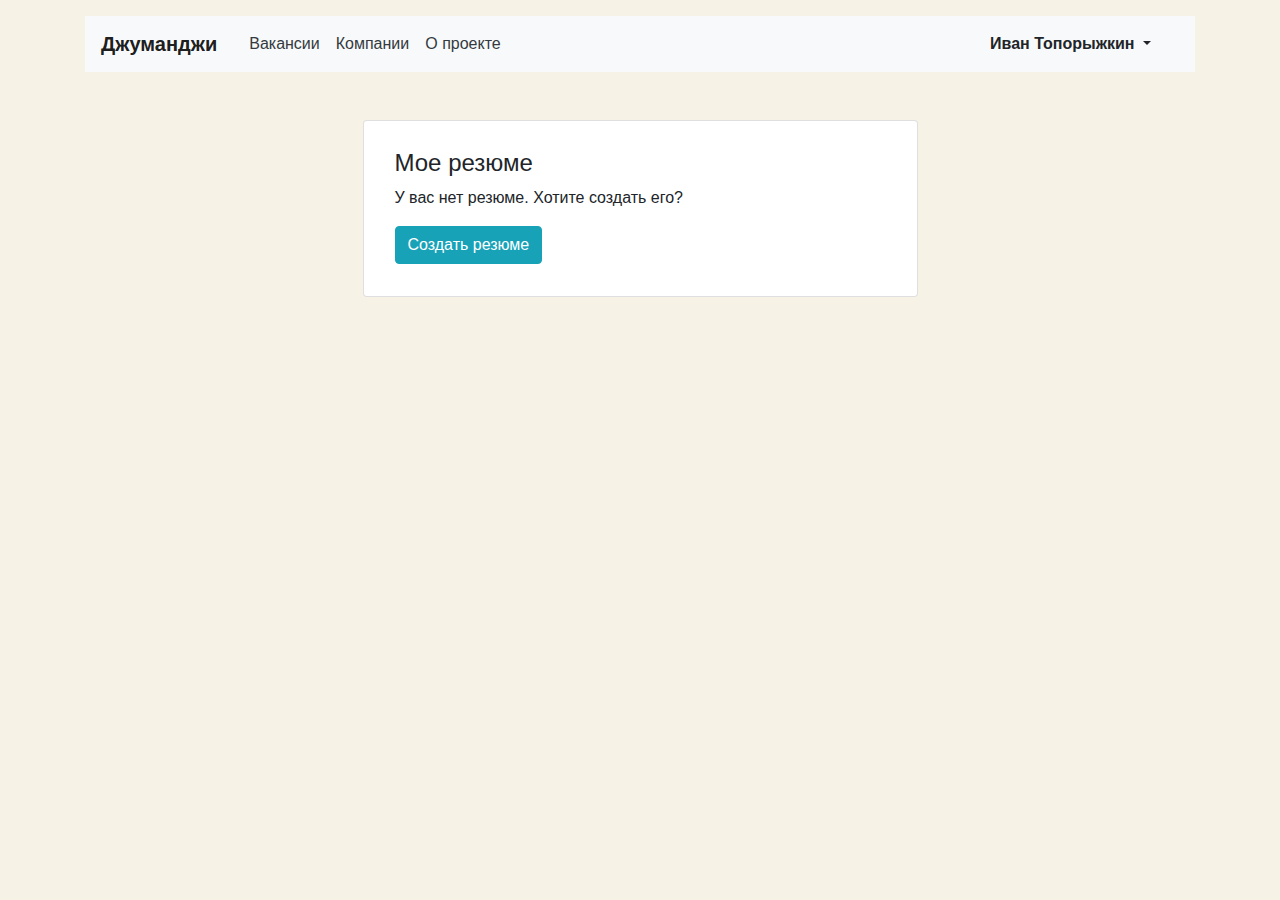
<file: vacancies/templates/vacancies/resume-create.html>
<!DOCTYPE html>
<html lang="ru">

<head>
  <meta charset="UTF-8">
  <title>Создать резюме | Джуманджи</title>
  <meta name="viewport" content="width=device-width, initial-scale=1.0, user-scalable=no">
  <link rel="stylesheet" href="https://stackpath.bootstrapcdn.com/bootstrap/4.3.1/css/bootstrap.min.css" integrity="sha384-ggOyR0iXCbMQv3Xipma34MD+dH/1fQ784/j6cY/iJTQUOhcWr7x9JvoRxT2MZw1T" crossorigin="anonymous">
  <style>
    body {
      background-color: #F6F2E6;
    }
  </style>
</head>

<body>
  <header class="container mt-3">
    <nav class="navbar navbar-expand-lg navbar-light bg-light">
      <a class="navbar-brand mr-4 font-weight-bold" href="#">Джуманджи</a>
      <button class="navbar-toggler" type="button" data-toggle="collapse" data-target="#navbarNav" aria-controls="navbarNav" aria-expanded="false" aria-label="Toggle navigation">
        <span class="navbar-toggler-icon"></span>
      </button>
      <div class="collapse navbar-collapse justify-content-between" id="navbarNav">
        <ul class="navbar-nav col-10">
          <li class="nav-item">
            <a class="nav-link text-dark" href="#">Вакансии</a>
          </li>
          <li class="nav-item">
            <a class="nav-link text-dark" href="#">Компании</a>
          </li>
          <li class="nav-item">
            <a class="nav-link text-dark" href="#">О проекте</a>
          </li>
        </ul>
        <ul class="navbar-nav col-2 justify-content-end">
          <li class="nav-item active">
            <div class="btn-group">
              <button type="button" class="btn dropdown-toggle font-weight-bold" data-toggle="dropdown" aria-haspopup="true" aria-expanded="false">
                Иван Топорыжкин
              </button>
              <div class="dropdown-menu dropdown-menu-right mt-3">
                <a href="#" class="dropdown-item py-2">Профиль</a>
                <a href="#" class="dropdown-item py-2">Резюме</a>
                <a href="#" class="dropdown-item py-2">Компания</a>
                <a href="#" class="dropdown-item py-2">Выйти</a>
              </div>
            </div>
          </li>
        </ul>
      </div>
    </nav>
  </header>

  <main class="container mt-3 pb-5">
    <section class="col-12 col-lg-6 offset-lg-3 mt-5 card">
      <div class="card-body px-3 pb-4">
        <h1 class="h4 pt-2">Мое резюме</h1>
        <p class="mt-2">У вас нет резюме. Хотите создать его?</p>
        <a href="#" class="btn btn-info mb-2">Создать резюме</a>
      </div>
    </section>
  </main>

  <script src="https://code.jquery.com/jquery-3.2.1.slim.min.js" integrity="sha384-KJ3o2DKtIkvYIK3UENzmM7KCkRr/rE9/Qpg6aAZGJwFDMVNA/GpGFF93hXpG5KkN" crossorigin="anonymous"></script>
  <script src="https://cdnjs.cloudflare.com/ajax/libs/popper.js/1.12.9/umd/popper.min.js" integrity="sha384-ApNbgh9B+Y1QKtv3Rn7W3mgPxhU9K/ScQsAP7hUibX39j7fakFPskvXusvfa0b4Q" crossorigin="anonymous"></script>
  <script src="https://maxcdn.bootstrapcdn.com/bootstrap/4.0.0/js/bootstrap.min.js" integrity="sha384-JZR6Spejh4U02d8jOt6vLEHfe/JQGiRRSQQxSfFWpi1MquVdAyjUar5+76PVCmYl" crossorigin="anonymous"></script>
</body>
</html>
</file>
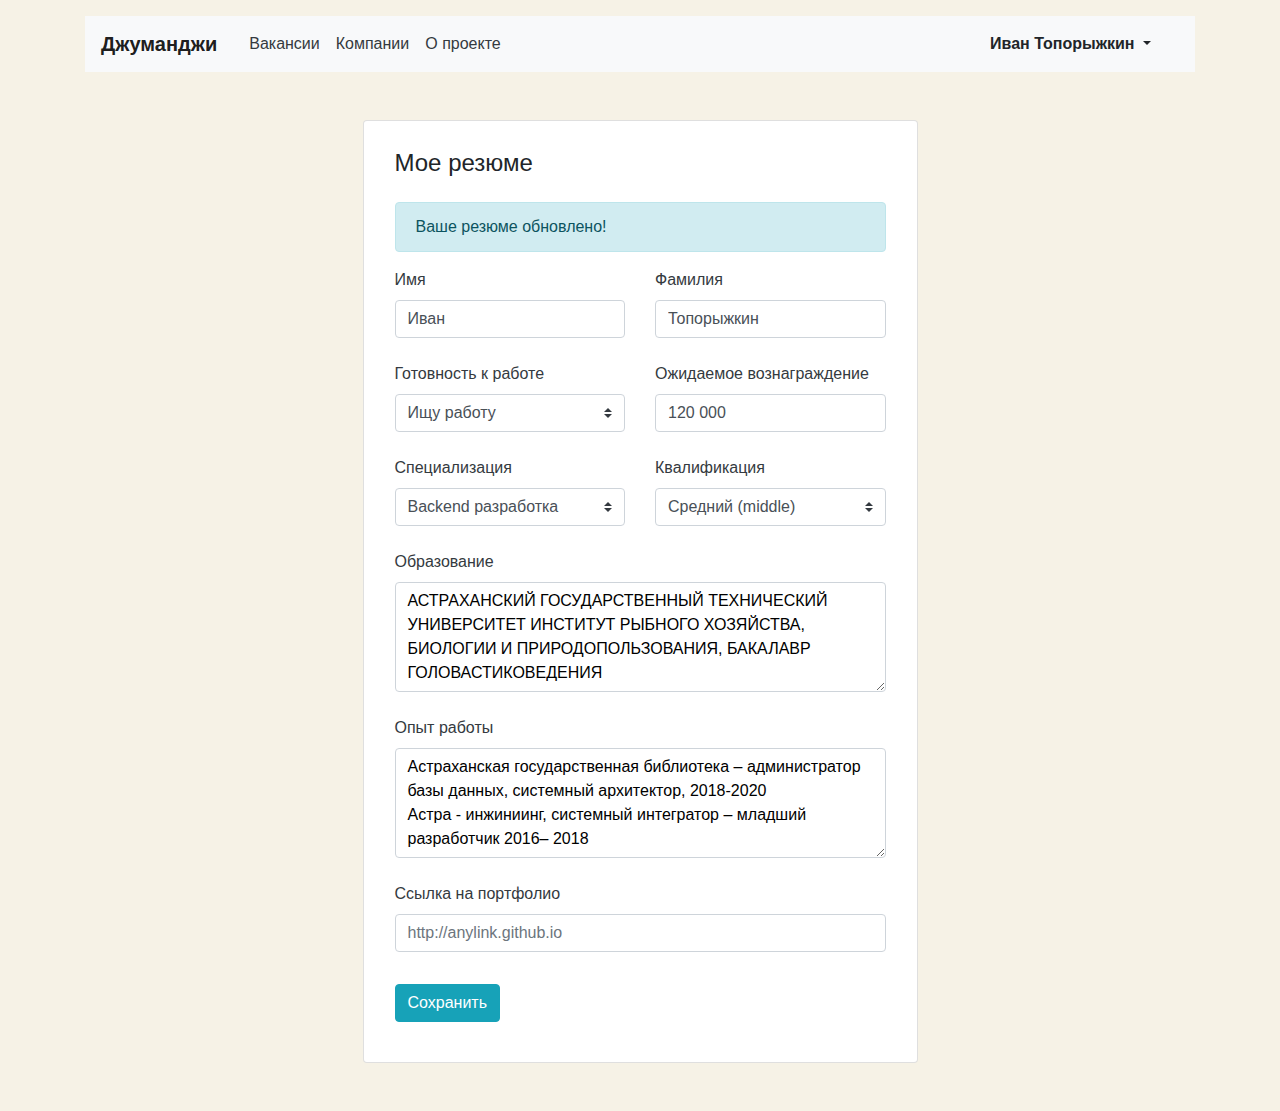
<file: vacancies/templates/vacancies/resume-edit.html>
<!DOCTYPE html>
<html lang="ru">

<head>
  <meta charset="UTF-8">
  <title>Создать резюме | Джуманджи</title>
  <meta name="viewport" content="width=device-width, initial-scale=1.0, user-scalable=no">
  <link rel="stylesheet" href="https://stackpath.bootstrapcdn.com/bootstrap/4.3.1/css/bootstrap.min.css" integrity="sha384-ggOyR0iXCbMQv3Xipma34MD+dH/1fQ784/j6cY/iJTQUOhcWr7x9JvoRxT2MZw1T" crossorigin="anonymous">
  <style>
    body {
      background-color: #F6F2E6;
    }
  </style>
</head>

<body>
  <header class="container mt-3">
    <nav class="navbar navbar-expand-lg navbar-light bg-light">
      <a class="navbar-brand mr-4 font-weight-bold" href="#">Джуманджи</a>
      <button class="navbar-toggler" type="button" data-toggle="collapse" data-target="#navbarNav" aria-controls="navbarNav" aria-expanded="false" aria-label="Toggle navigation">
        <span class="navbar-toggler-icon"></span>
      </button>
      <div class="collapse navbar-collapse justify-content-between" id="navbarNav">
        <ul class="navbar-nav col-10">
          <li class="nav-item">
            <a class="nav-link text-dark" href="#">Вакансии</a>
          </li>
          <li class="nav-item">
            <a class="nav-link text-dark" href="#">Компании</a>
          </li>
          <li class="nav-item">
            <a class="nav-link text-dark" href="#">О проекте</a>
          </li>
        </ul>
        <ul class="navbar-nav col-2 justify-content-end">
          <li class="nav-item active">
            <div class="btn-group">
              <button type="button" class="btn dropdown-toggle font-weight-bold" data-toggle="dropdown" aria-haspopup="true" aria-expanded="false">
                Иван Топорыжкин
              </button>
              <div class="dropdown-menu dropdown-menu-right mt-3">
                <a href="#" class="dropdown-item py-2">Профиль</a>
                <a href="#" class="dropdown-item py-2">Резюме</a>
                <a href="#" class="dropdown-item py-2">Компания</a>
                <a href="#" class="dropdown-item py-2">Выйти</a>
              </div>
            </div>
          </li>
        </ul>
      </div>
    </nav>
  </header>

  <main class="container mt-3 pb-5">
    <section class="col-12 col-lg-6 offset-lg-3 mt-5 card">
      <div class="card-body px-3 pb-4">
        <h1 class="h4 pt-2 pb-3">Мое резюме</h1>
        <p class="alert alert-info" role="alert">Ваше резюме обновлено!</p>
        <form action="/echo" class="">
          <div class="row">
            <div class="col-12 col-md-6">
              <div class="form-group pb-2">
                <label class="mb-2 text-dark" for="userName">Имя</label>
                <input class="form-control" type="text" value="Иван" id="userName">
              </div>
            </div>
            <div class="col-12 col-md-6">
              <div class="form-group pb-2">
                <label class="mb-2 text-dark" for="userSurname">Фамилия</label>
                <input class="form-control" type="text" value="Топорыжкин" id="userSurname">
              </div>
            </div>
          </div>
          <div class="row">
            <div class="col-12 col-md-6">
              <div class="form-group pb-2">
                <label class="mb-2 text-dark" for="userReady">Готовность к работе</label>
                <select class="custom-select mr-sm-2" id="userReady">
                  <option selected>Ищу работу</option>
                  <option value="1">Открыть к предложениям</option>
                  <option value="2">Не ищу работу</option>
                </select>
              </div>
            </div>
            <div class="col-12 col-md-6">
              <div class="form-group pb-2">
                <label class="mb-2 text-dark" for="userPortfolio">Ожидаемое вознаграждение</label>
                <input class="form-control" type="text" value="120 000" id="userPortfolio">
              </div>
            </div>
          </div>
          <div class="row">
            <div class="col-12 col-md-6">
              <div class="form-group pb-2">
                <label class="mb-2 text-dark" for="userSpecialization">Специализация</label>
                <select class="custom-select mr-sm-2" id="userSpecialization">
                  <option selected>Backend разработка</option>
                  <option value="1">Frontend разработка</option>
                  <option value="2">Project manager</option>
                </select>
              </div>
            </div>
            <div class="col-12 col-md-6">
              <div class="form-group pb-2">
                <label class="mb-2 text-dark" for="userQualification">Квалификация</label>
                <select class="custom-select mr-sm-2" id="userQualification">
                  <option selected>Средний (middle)</option>
                  <option value="1">Младший (junior)</option>
                  <option value="2">Старший (senior)</option>
                </select>
              </div>
            </div>
          </div>
          <div class="form-group pb-2">
            <label class="mb-2 text-dark" for="userEducation">Образование</label>
            <textarea class="form-control text-uppercase" rows="4" id="userEducation" style="color:#000;">АСТРАХАНСКИЙ ГОСУДАРСТВЕННЫЙ ТЕХНИЧЕСКИЙ УНИВЕРСИТЕТ ИНСТИТУТ РЫБНОГО ХОЗЯЙСТВА, БИОЛОГИИ И ПРИРОДОПОЛЬЗОВАНИЯ, БАКАЛАВР ГОЛОВАСТИКОВЕДЕНИЯ</textarea>
          </div>
          <div class="form-group pb-2">
            <label class="mb-2 text-dark" for="userExperience">Опыт работы</label>
            <textarea class="form-control" rows="4" id="userExperience" style="color:#000;">Астраханская государственная библиотека – администратор базы данных, системный архитектор, 2018-2020
Астра - инжиниинг, системный интегратор – младший разработчик 2016– 2018</textarea>
          </div>
          <div class="form-group pb-3">
            <label class="mb-2 text-dark" for="userPortfolio">Ссылка на портфолио</label>
            <input class="form-control" type="text" placeholder="http://anylink.github.io" id="userPortfolio">
          </div>
          <div class="form-group">
            <input type="submit" class="btn btn-info" value="Сохранить">
          </div>
        </form>
      </div>
    </section>
  </main>

  <script src="https://code.jquery.com/jquery-3.2.1.slim.min.js" integrity="sha384-KJ3o2DKtIkvYIK3UENzmM7KCkRr/rE9/Qpg6aAZGJwFDMVNA/GpGFF93hXpG5KkN" crossorigin="anonymous"></script>
  <script src="https://cdnjs.cloudflare.com/ajax/libs/popper.js/1.12.9/umd/popper.min.js" integrity="sha384-ApNbgh9B+Y1QKtv3Rn7W3mgPxhU9K/ScQsAP7hUibX39j7fakFPskvXusvfa0b4Q" crossorigin="anonymous"></script>
  <script src="https://maxcdn.bootstrapcdn.com/bootstrap/4.0.0/js/bootstrap.min.js" integrity="sha384-JZR6Spejh4U02d8jOt6vLEHfe/JQGiRRSQQxSfFWpi1MquVdAyjUar5+76PVCmYl" crossorigin="anonymous"></script>
</body>
</html>
</file>
